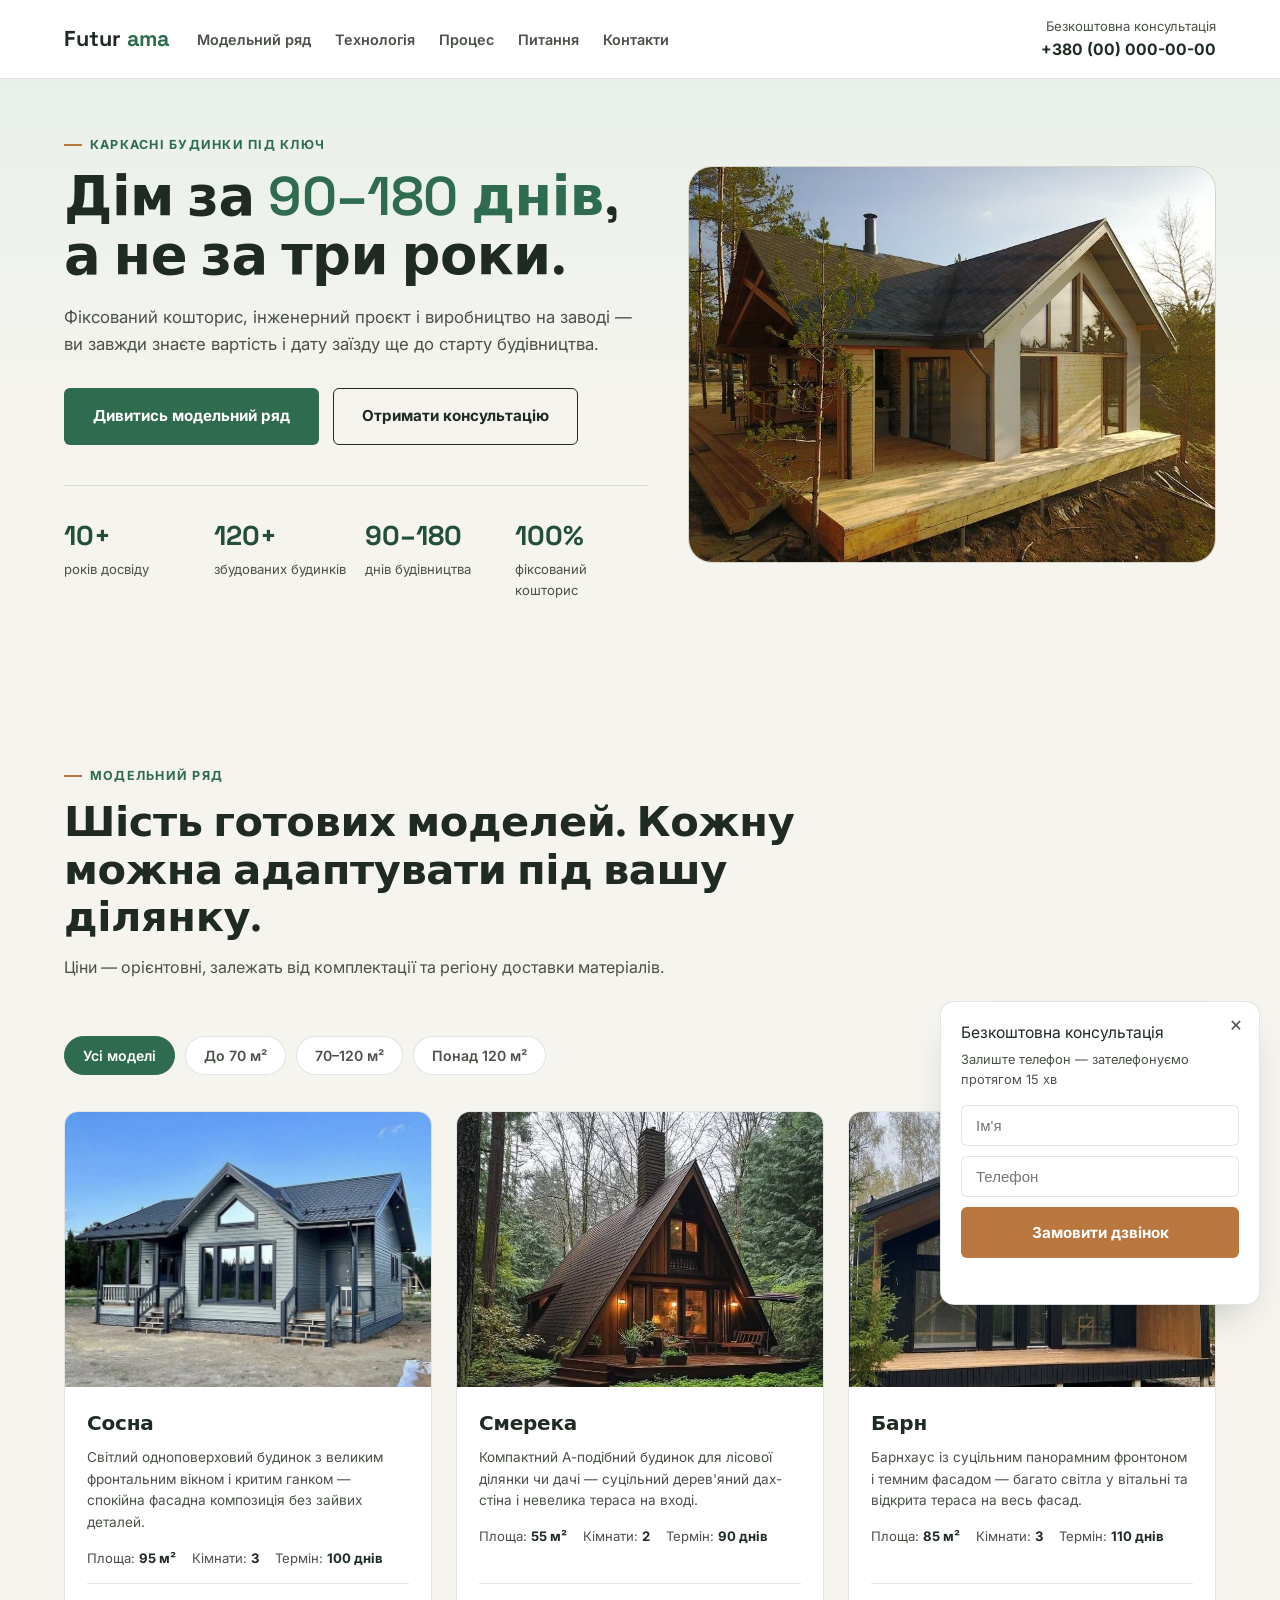
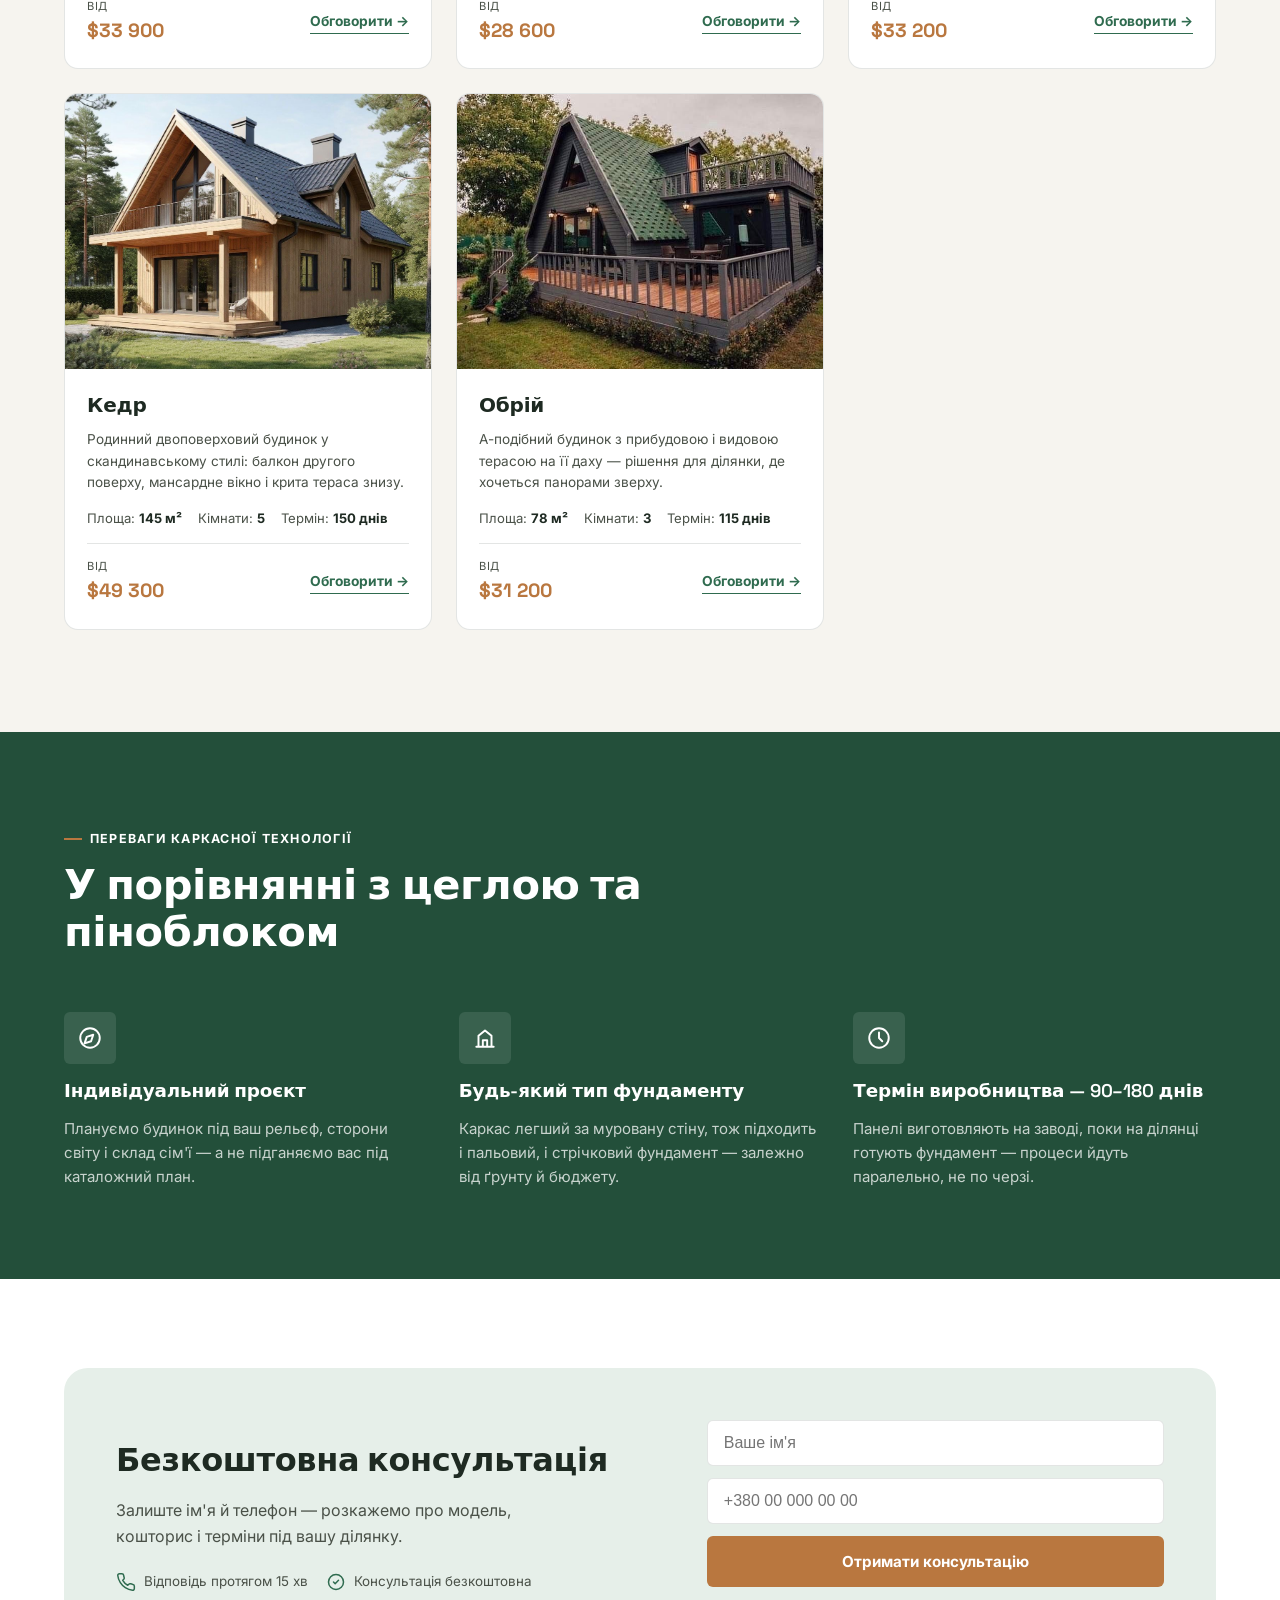
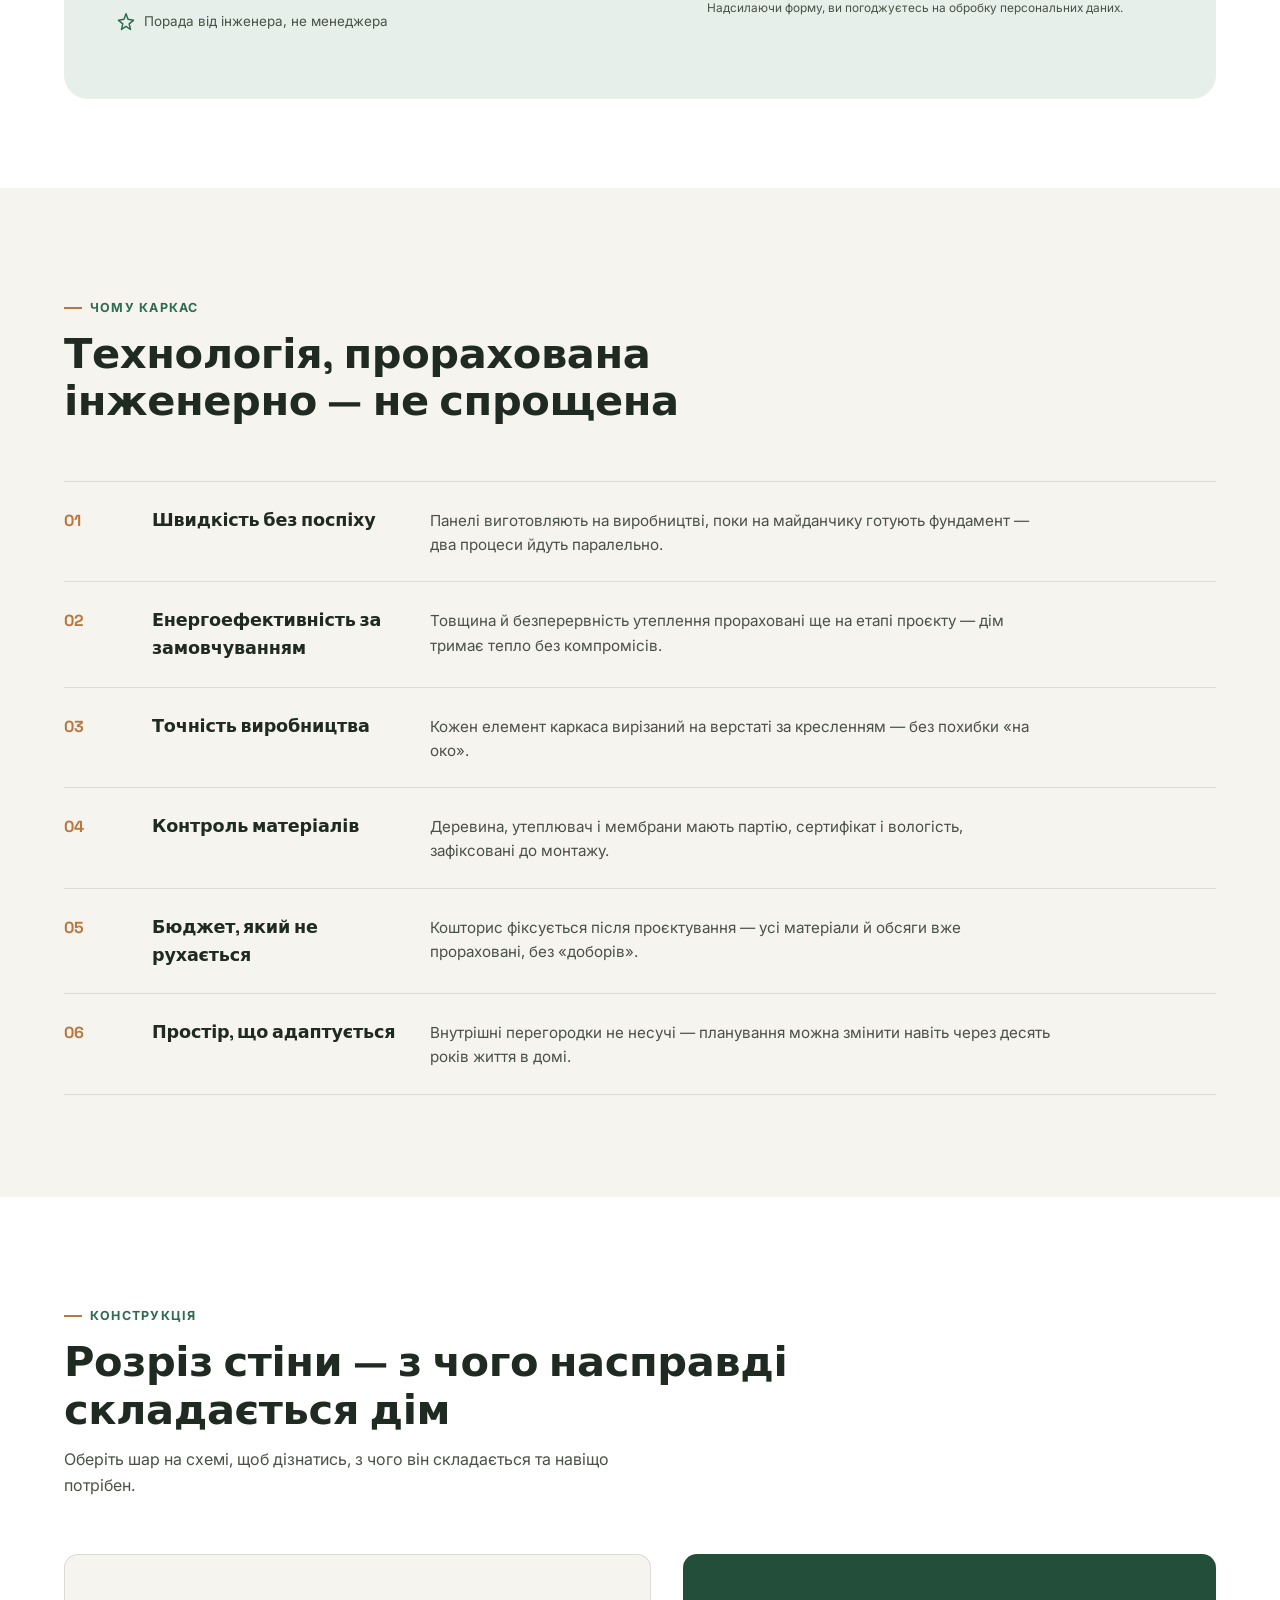
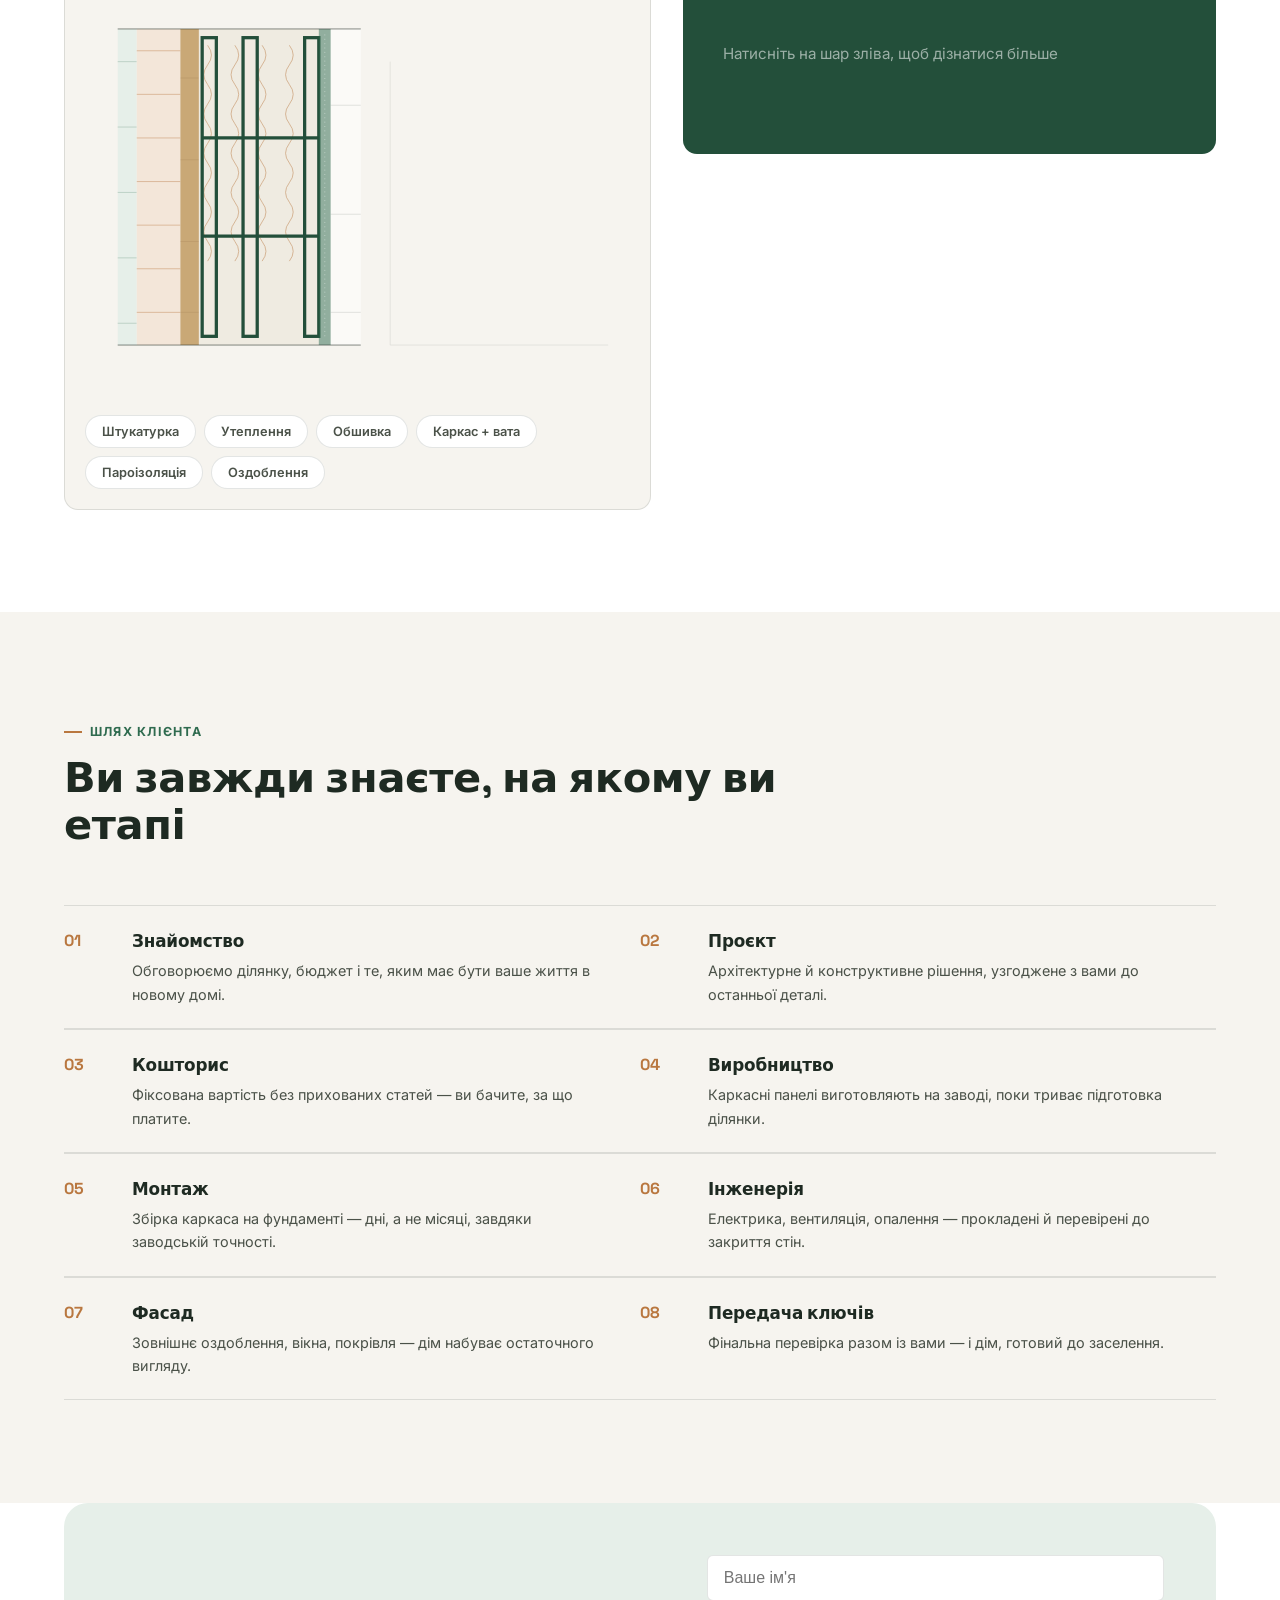
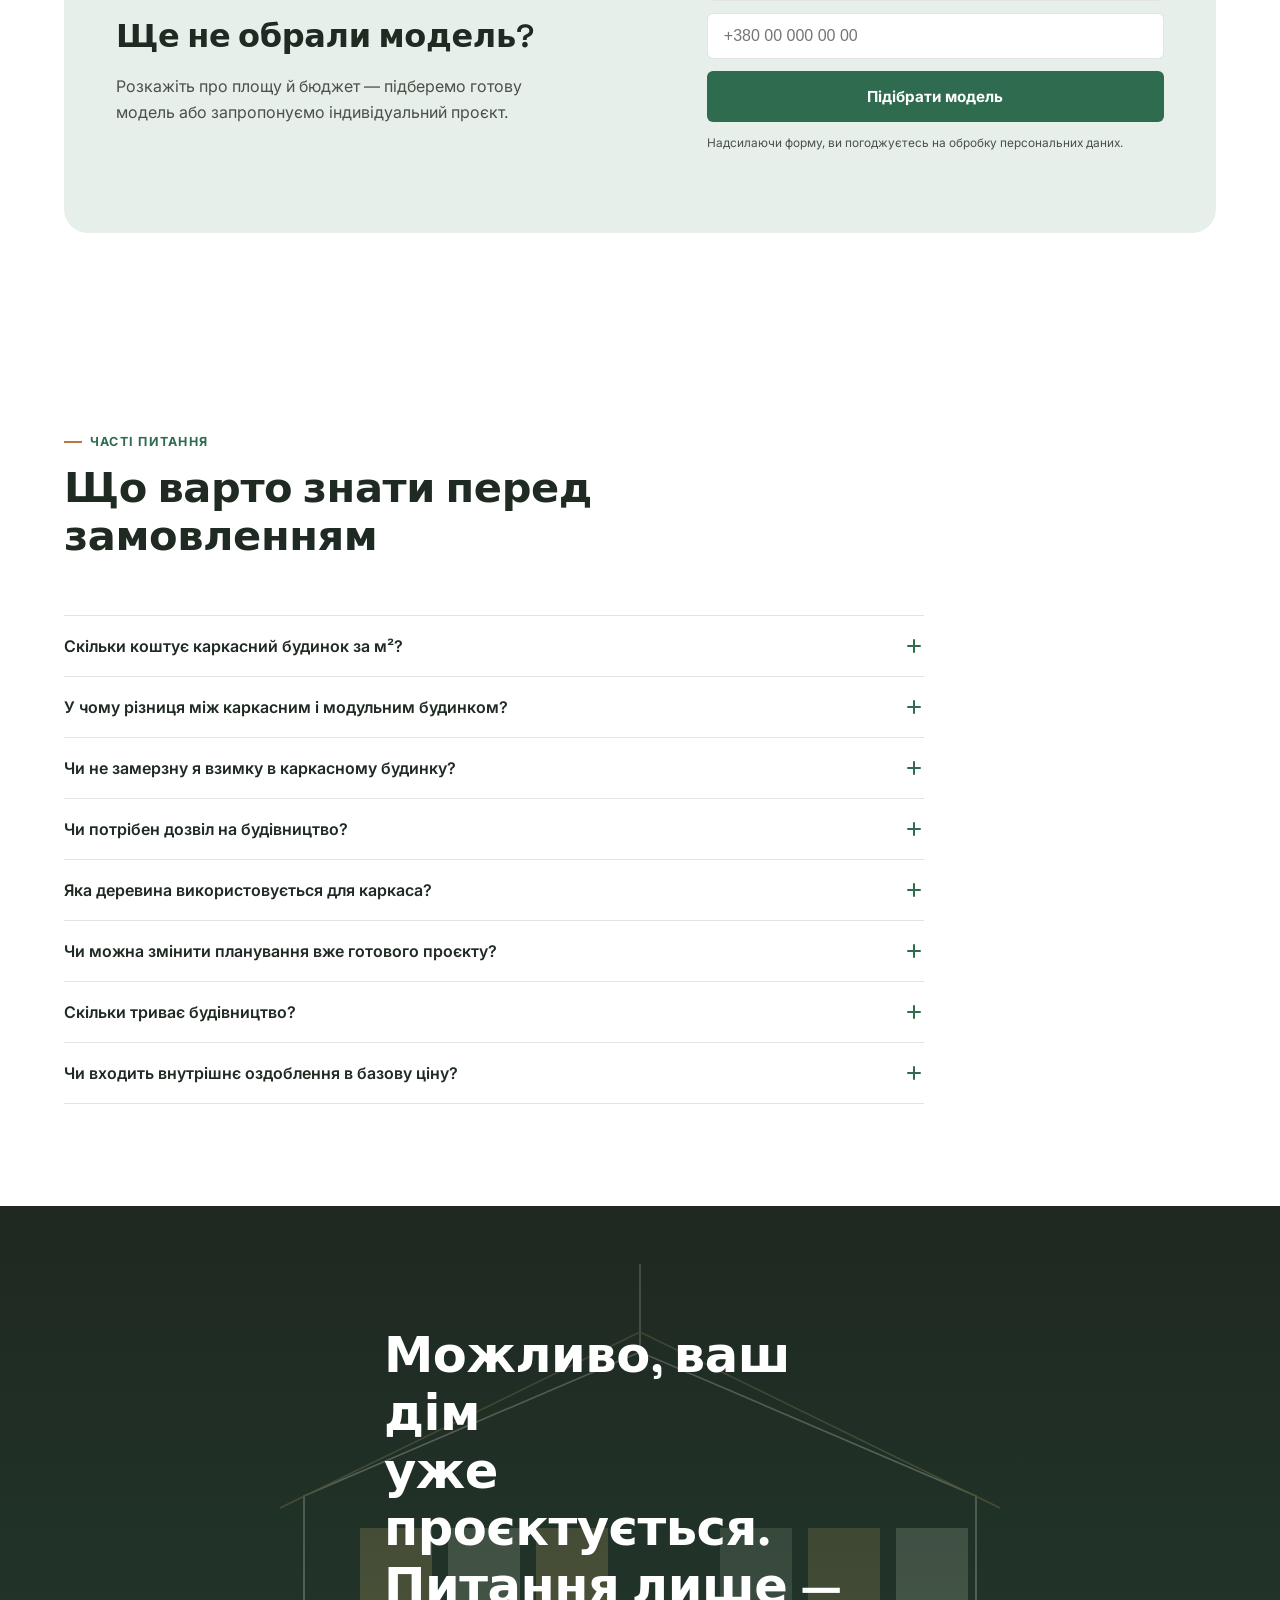
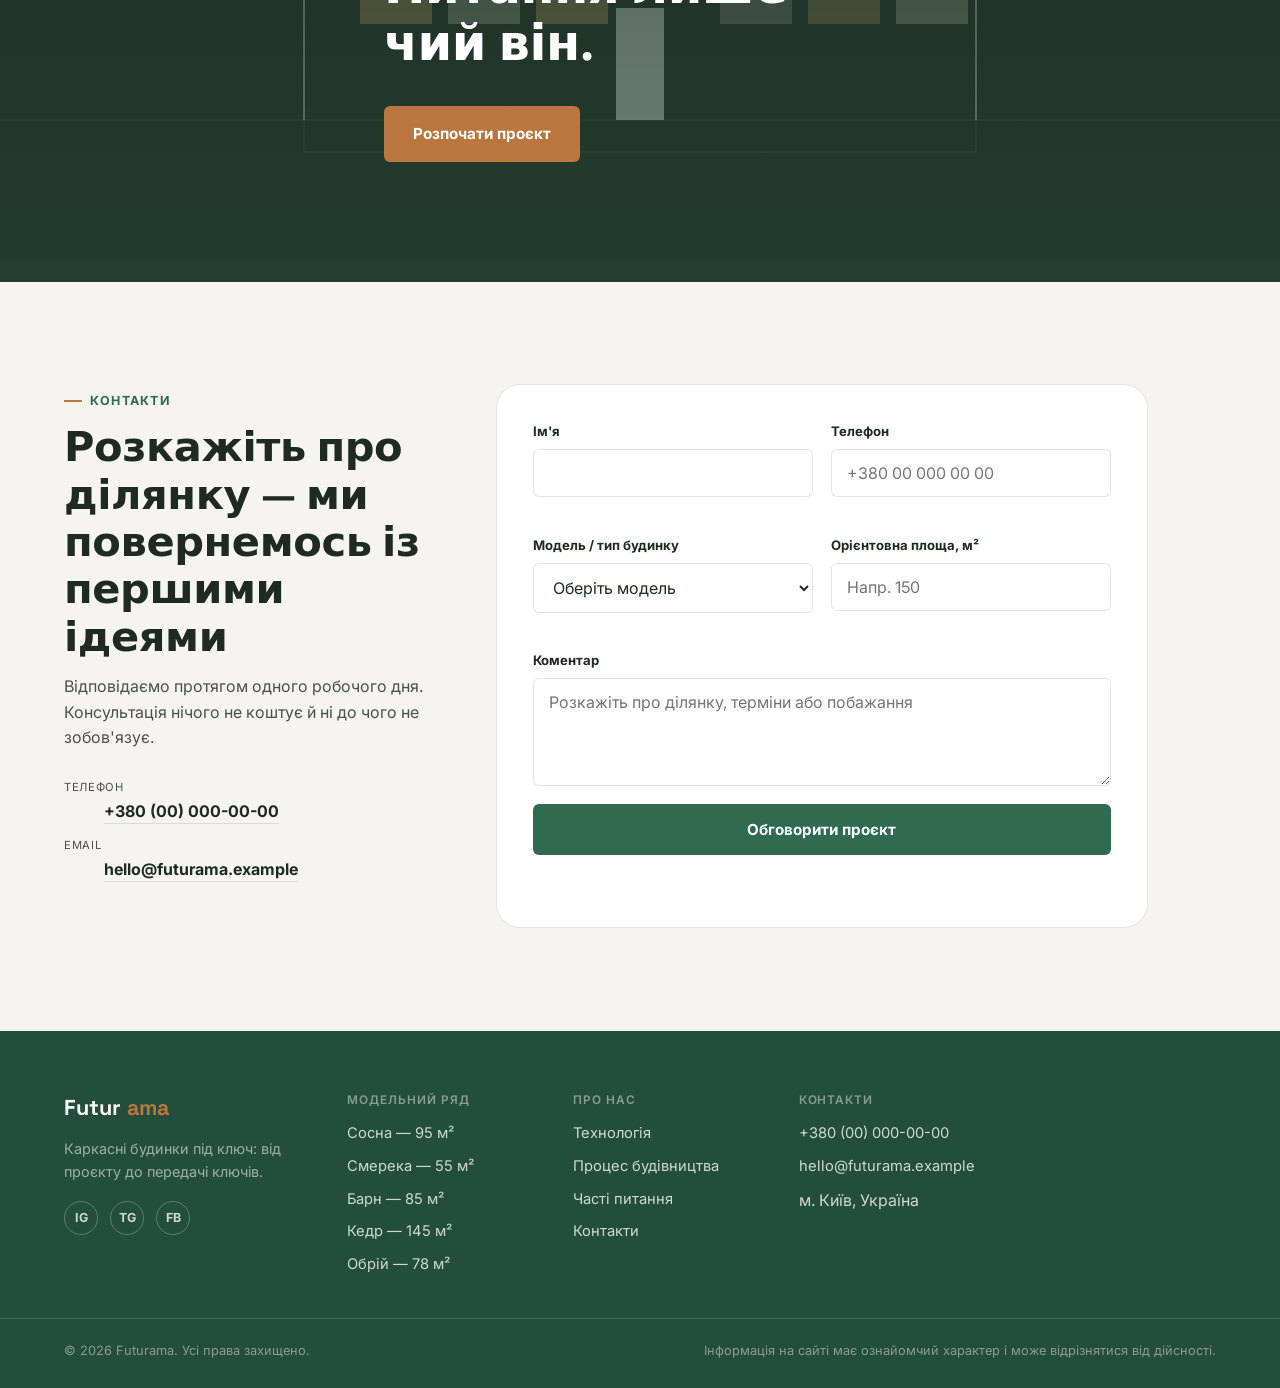
<file: index.html>
<!doctype html>
<html lang="uk">
<head>
<meta charset="UTF-8">
<meta name="viewport" content="width=device-width, initial-scale=1, viewport-fit=cover">
<title>Futurama — каркасні будинки під ключ. Ціна, моделі, терміни</title>
<meta name="description" content="Каркасні будинки під ключ від Futurama: модельний ряд, ціни, терміни будівництва 90–180 днів. Безкоштовна консультація, фіксований кошторис.">
<meta name="theme-color" content="#234F3A">
<link rel="icon" type="image/svg+xml" href="images/favicon.svg">
<link rel="canonical" href="https://example.github.io/rama-site/">

<meta property="og:type" content="website">
<meta property="og:title" content="Futurama — каркасні будинки під ключ">
<meta property="og:description" content="Модельний ряд каркасних будинків, ціни та терміни будівництва 90–180 днів.">
<meta property="og:image" content="images/cta-house.svg">
<meta property="og:locale" content="uk_UA">
<meta name="twitter:card" content="summary_large_image">

<link rel="preconnect" href="https://fonts.googleapis.com">
<link rel="preconnect" href="https://fonts.gstatic.com" crossorigin>
<link href="https://fonts.googleapis.com/css2?family=Space+Grotesk:wght@500;600;700&family=Inter:wght@400;500;600;700&display=swap" rel="stylesheet">

<link rel="stylesheet" href="css/styles.css">
</head>
<body>

<a class="skip-link" href="#main">Перейти до основного контенту</a>

<header class="nav" id="siteNav">
  <div class="nav__inner">
    <a class="nav__logo" href="#top" aria-label="Futurama — на початок сторінки">Futur<span>ama</span></a>

    <nav class="nav__links" aria-label="Основна навігація">
      <a href="#models">Модельний ряд</a>
      <a href="#technology">Технологія</a>
      <a href="#process">Процес</a>
      <a href="#faq">Питання</a>
      <a href="#contact">Контакти</a>
    </nav>

    <div class="nav__phone">
      <span>Безкоштовна консультація</span>
      <a href="tel:+380000000000">+380 (00) 000-00-00</a>
    </div>

    <button class="nav__burger" id="burgerBtn" aria-expanded="false" aria-controls="mobileMenu" aria-label="Відкрити меню">
      <span></span><span></span><span></span>
    </button>
  </div>

  <div class="mobile-menu" id="mobileMenu" hidden>
    <a href="#models">Модельний ряд</a>
    <a href="#technology">Технологія</a>
    <a href="#process">Процес</a>
    <a href="#faq">Питання</a>
    <a href="#contact">Контакти</a>
    <a class="mobile-menu__phone" href="tel:+380000000000">+380 (00) 000-00-00</a>
    <a class="mobile-menu__cta" href="#contact">Отримати консультацію</a>
  </div>
</header>

<main id="main">

  <!-- HERO -->
  <section class="hero" id="top">
    <div class="container hero__grid">
      <div class="hero__intro">
        <p class="eyebrow reveal">Каркасні будинки під ключ</p>
        <h1 class="hero__title reveal">Дім за <span>90–180 днів</span>, а не за три роки.</h1>
        <p class="hero__lead reveal">
          Фіксований кошторис, інженерний проєкт і виробництво на заводі — ви завжди
          знаєте вартість і дату заїзду ще до старту будівництва.
        </p>
        <div class="hero__actions reveal">
          <a href="#models" class="btn btn--primary">Дивитись модельний ряд</a>
          <a href="#contact" class="btn btn--ghost">Отримати консультацію</a>
        </div>

        <div class="hero__facts reveal">
          <div class="hero__fact"><strong>10+</strong><span>років досвіду</span></div>
          <div class="hero__fact"><strong>120+</strong><span>збудованих будинків</span></div>
          <div class="hero__fact"><strong>90–180</strong><span>днів будівництва</span></div>
          <div class="hero__fact"><strong>100%</strong><span>фіксований кошторис</span></div>
        </div>
      </div>

      <div class="hero__media reveal">
        <img src="images/hero-house.jpg" alt="Каркасний будинок Futurama з дерев'яною терасою та панорамним склінням" width="800" height="600" loading="eager">
      </div>
    </div>
  </section>

  <!-- MODEL CATALOG -->
  <section class="catalog" id="models" aria-labelledby="catalogTitle">
    <div class="container">
      <div class="section-head">
        <p class="eyebrow reveal">Модельний ряд</p>
        <h2 class="section-title reveal" id="catalogTitle">Шість готових моделей. Кожну можна адаптувати під вашу ділянку.</h2>
        <p class="section-lead reveal">Ціни — орієнтовні, залежать від комплектації та регіону доставки матеріалів.</p>
      </div>

      <div class="filter-bar reveal" role="group" aria-label="Фільтр моделей за площею">
        <button type="button" class="filter-btn" data-filter="all" aria-pressed="true">Усі моделі</button>
        <button type="button" class="filter-btn" data-filter="small" aria-pressed="false">До 70 м²</button>
        <button type="button" class="filter-btn" data-filter="medium" aria-pressed="false">70–120 м²</button>
        <button type="button" class="filter-btn" data-filter="large" aria-pressed="false">Понад 120 м²</button>
      </div>

      <div class="model-grid" id="modelGrid">
        <article class="model-card reveal" data-size="medium">
          <div class="model-card__media">
            <img src="images/project-01.jpg" alt="Модель Сосна — одноповерховий каркасний будинок зі світлим фасадом, кам'яним цоколем і критим ганком" loading="lazy" width="750" height="749">
          </div>
          <div class="model-card__body">
            <h3 class="model-card__name">Сосна</h3>
            <p style="font-size:0.85rem;color:var(--ink-soft);margin-top:-6px">Світлий одноповерховий будинок з великим фронтальним вікном і критим ганком — спокійна фасадна композиція без зайвих деталей.</p>
            <div class="model-card__specs">
              <span>Площа: <b>95 м²</b></span>
              <span>Кімнати: <b>3</b></span>
              <span>Термін: <b>100 днів</b></span>
            </div>
            <div class="model-card__footer">
              <div class="model-card__price"><small>Від</small><strong>$33 900</strong></div>
              <a href="#contact" class="model-card__link" data-model="Сосна">Обговорити →</a>
            </div>
          </div>
        </article>

        <article class="model-card reveal" data-size="small">
          <div class="model-card__media">
            <img src="images/project-02.jpg" alt="Модель Смерека — дерев'яний А-подібний будиночок серед лісу з теплим освітленням і терасою" loading="lazy" width="720" height="956">
          </div>
          <div class="model-card__body">
            <h3 class="model-card__name">Смерека</h3>
            <p style="font-size:0.85rem;color:var(--ink-soft);margin-top:-6px">Компактний А-подібний будинок для лісової ділянки чи дачі — суцільний дерев'яний дах-стіна і невелика тераса на вході.</p>
            <div class="model-card__specs">
              <span>Площа: <b>55 м²</b></span>
              <span>Кімнати: <b>2</b></span>
              <span>Термін: <b>90 днів</b></span>
            </div>
            <div class="model-card__footer">
              <div class="model-card__price"><small>Від</small><strong>$28 600</strong></div>
              <a href="#contact" class="model-card__link" data-model="Смерека">Обговорити →</a>
            </div>
          </div>
        </article>

        <article class="model-card reveal" data-size="medium">
          <div class="model-card__media">
            <img src="images/project-03.jpg" alt="Модель Барн — чорний мінімалістичний барнхаус з панорамним фронтоном і великою терасою" loading="lazy" width="666" height="888">
          </div>
          <div class="model-card__body">
            <h3 class="model-card__name">Барн</h3>
            <p style="font-size:0.85rem;color:var(--ink-soft);margin-top:-6px">Барнхаус із суцільним панорамним фронтоном і темним фасадом — багато світла у вітальні та відкрита тераса на весь фасад.</p>
            <div class="model-card__specs">
              <span>Площа: <b>85 м²</b></span>
              <span>Кімнати: <b>3</b></span>
              <span>Термін: <b>110 днів</b></span>
            </div>
            <div class="model-card__footer">
              <div class="model-card__price"><small>Від</small><strong>$33 200</strong></div>
              <a href="#contact" class="model-card__link" data-model="Барн">Обговорити →</a>
            </div>
          </div>
        </article>

        <article class="model-card reveal" data-size="large">
          <div class="model-card__media">
            <img src="images/project-04.jpg" alt="Модель Кедр — двоповерховий дерев'яний будинок з балконом, мансардним вікном і критою терасою" loading="lazy" width="1024" height="1024">
          </div>
          <div class="model-card__body">
            <h3 class="model-card__name">Кедр</h3>
            <p style="font-size:0.85rem;color:var(--ink-soft);margin-top:-6px">Родинний двоповерховий будинок у скандинавському стилі: балкон другого поверху, мансардне вікно і крита тераса знизу.</p>
            <div class="model-card__specs">
              <span>Площа: <b>145 м²</b></span>
              <span>Кімнати: <b>5</b></span>
              <span>Термін: <b>150 днів</b></span>
            </div>
            <div class="model-card__footer">
              <div class="model-card__price"><small>Від</small><strong>$49 300</strong></div>
              <a href="#contact" class="model-card__link" data-model="Кедр">Обговорити →</a>
            </div>
          </div>
        </article>

        <article class="model-card reveal" data-size="medium">
          <div class="model-card__media">
            <img src="images/project-05.jpg" alt="Модель Обрій — А-подібний будинок з видовою терасою на даху прибудови та зеленим покриттям даху" loading="lazy" width="720" height="808">
          </div>
          <div class="model-card__body">
            <h3 class="model-card__name">Обрій</h3>
            <p style="font-size:0.85rem;color:var(--ink-soft);margin-top:-6px">А-подібний будинок з прибудовою і видовою терасою на її даху — рішення для ділянки, де хочеться панорами зверху.</p>
            <div class="model-card__specs">
              <span>Площа: <b>78 м²</b></span>
              <span>Кімнати: <b>3</b></span>
              <span>Термін: <b>115 днів</b></span>
            </div>
            <div class="model-card__footer">
              <div class="model-card__price"><small>Від</small><strong>$31 200</strong></div>
              <a href="#contact" class="model-card__link" data-model="Обрій">Обговорити →</a>
            </div>
          </div>
        </article>
      </div>
    </div>
  </section>

  <!-- ADVANTAGES -->
  <section class="advantages" aria-labelledby="advTitle">
    <div class="container">
      <div class="section-head">
        <p class="eyebrow reveal" style="color:#fff">Переваги каркасної технології</p>
        <h2 class="section-title reveal" id="advTitle" style="color:#fff">У порівнянні з цеглою та піноблоком</h2>
      </div>

      <div class="advantages__grid">
        <div class="advantage reveal">
          <span class="advantage__icon" aria-hidden="true">
            <svg viewBox="0 0 24 24" fill="none" stroke-width="1.8" stroke-linecap="round" stroke-linejoin="round"><circle cx="12" cy="12" r="9"/><path d="M15 9l-2 6-6 2 2-6 6-2z"/></svg>
          </span>
          <h3>Індивідуальний проєкт</h3>
          <p>Плануємо будинок під ваш рельєф, сторони світу і склад сім'ї — а не підганяємо вас під каталожний план.</p>
        </div>
        <div class="advantage reveal">
          <span class="advantage__icon" aria-hidden="true">
            <svg viewBox="0 0 24 24" fill="none" stroke-width="1.8" stroke-linecap="round" stroke-linejoin="round"><path d="M4 20h16M6 20V10l6-5 6 5v10M10 20v-6h4v6"/></svg>
          </span>
          <h3>Будь-який тип фундаменту</h3>
          <p>Каркас легший за муровану стіну, тож підходить і пальовий, і стрічковий фундамент — залежно від ґрунту й бюджету.</p>
        </div>
        <div class="advantage reveal">
          <span class="advantage__icon" aria-hidden="true">
            <svg viewBox="0 0 24 24" fill="none" stroke-width="1.8" stroke-linecap="round" stroke-linejoin="round"><circle cx="12" cy="12" r="9"/><path d="M12 7v5l3 3"/></svg>
          </span>
          <h3>Термін виробництва — 90–180 днів</h3>
          <p>Панелі виготовляють на заводі, поки на ділянці готують фундамент — процеси йдуть паралельно, не по черзі.</p>
        </div>
      </div>
    </div>
  </section>

  <!-- LEAD BLOCK #1 -->
  <section class="lead-block">
    <div class="container">
      <div class="lead-card reveal">
        <div class="lead-card__text">
          <h2>Безкоштовна консультація</h2>
          <p>Залиште ім'я й телефон — розкажемо про модель, кошторис і терміни під вашу ділянку.</p>
          <div class="lead-card__badges">
            <span class="lead-badge">
              <svg viewBox="0 0 24 24" fill="none" stroke-width="1.8" stroke-linecap="round" stroke-linejoin="round"><path d="M22 16.92v3a2 2 0 0 1-2.18 2 19.79 19.79 0 0 1-8.63-3.07 19.5 19.5 0 0 1-6-6 19.79 19.79 0 0 1-3.07-8.67A2 2 0 0 1 4.11 2h3a2 2 0 0 1 2 1.72c.13.96.36 1.9.68 2.81a2 2 0 0 1-.45 2.11L8.09 9.91a16 16 0 0 0 6 6l1.27-1.27a2 2 0 0 1 2.11-.45c.91.32 1.85.55 2.81.68A2 2 0 0 1 22 16.92z"/></svg>
              Відповідь протягом 15 хв
            </span>
            <span class="lead-badge">
              <svg viewBox="0 0 24 24" fill="none" stroke-width="1.8" stroke-linecap="round" stroke-linejoin="round"><circle cx="12" cy="12" r="9"/><path d="M9 12l2 2 4-4"/></svg>
              Консультація безкоштовна
            </span>
            <span class="lead-badge">
              <svg viewBox="0 0 24 24" fill="none" stroke-width="1.8" stroke-linecap="round" stroke-linejoin="round"><path d="M12 2l2.4 6.6L21 10l-5.2 4.3L17.4 21 12 17.3 6.6 21l1.6-6.7L3 10l6.6-1.4L12 2z"/></svg>
              Порада від інженера, не менеджера
            </span>
          </div>
        </div>

        <form class="mini-form" data-mini-lead>
          <div class="mini-form__row">
            <label for="mfName1" class="visually-hidden" style="position:absolute;left:-9999px">Ім'я</label>
            <input type="text" id="mfName1" name="name" placeholder="Ваше ім'я" required minlength="2" autocomplete="name">
          </div>
          <div class="mini-form__row">
            <label for="mfPhone1" class="visually-hidden" style="position:absolute;left:-9999px">Телефон</label>
            <input type="tel" id="mfPhone1" name="phone" placeholder="+380 00 000 00 00" required pattern="^[\d\s\+\-\(\)]{7,20}$" autocomplete="tel">
          </div>
          <button type="submit" class="btn btn--copper btn--block">Отримати консультацію</button>
          <p class="mini-form__consent">Надсилаючи форму, ви погоджуєтесь на обробку персональних даних.</p>
          <p class="mini-form__status" role="status" aria-live="polite"></p>
        </form>
      </div>
    </div>
  </section>

  <!-- WHY FRAME (detailed) -->
  <section class="why" aria-labelledby="whyTitle">
    <div class="container">
      <div class="section-head">
        <p class="eyebrow reveal">Чому каркас</p>
        <h2 class="section-title reveal" id="whyTitle">Технологія, прорахована інженерно — не спрощена</h2>
      </div>

      <div class="why__list">
        <div class="why__row reveal">
          <span class="why__index">01</span>
          <h3 class="why__title">Швидкість без поспіху</h3>
          <p class="why__text">Панелі виготовляють на виробництві, поки на майданчику готують фундамент — два процеси йдуть паралельно.</p>
        </div>
        <div class="why__row reveal">
          <span class="why__index">02</span>
          <h3 class="why__title">Енергоефективність за замовчуванням</h3>
          <p class="why__text">Товщина й безперервність утеплення прораховані ще на етапі проєкту — дім тримає тепло без компромісів.</p>
        </div>
        <div class="why__row reveal">
          <span class="why__index">03</span>
          <h3 class="why__title">Точність виробництва</h3>
          <p class="why__text">Кожен елемент каркаса вирізаний на верстаті за кресленням — без похибки «на око».</p>
        </div>
        <div class="why__row reveal">
          <span class="why__index">04</span>
          <h3 class="why__title">Контроль матеріалів</h3>
          <p class="why__text">Деревина, утеплювач і мембрани мають партію, сертифікат і вологість, зафіксовані до монтажу.</p>
        </div>
        <div class="why__row reveal">
          <span class="why__index">05</span>
          <h3 class="why__title">Бюджет, який не рухається</h3>
          <p class="why__text">Кошторис фіксується після проєктування — усі матеріали й обсяги вже прораховані, без «доборів».</p>
        </div>
        <div class="why__row reveal">
          <span class="why__index">06</span>
          <h3 class="why__title">Простір, що адаптується</h3>
          <p class="why__text">Внутрішні перегородки не несучі — планування можна змінити навіть через десять років життя в домі.</p>
        </div>
      </div>
    </div>
  </section>

  <!-- MATERIALS / WALL SECTION -->
  <section class="materials" id="technology" aria-labelledby="materialsTitle">
    <div class="container">
      <div class="section-head">
        <p class="eyebrow reveal">Конструкція</p>
        <h2 class="section-title reveal" id="materialsTitle">Розріз стіни — з чого насправді складається дім</h2>
        <p class="section-lead reveal">Оберіть шар на схемі, щоб дізнатись, з чого він складається та навіщо потрібен.</p>
      </div>

      <div class="wall-interactive reveal">
        <div class="wall-interactive__diagram">
          <object type="image/svg+xml" data="images/wall-section.svg" id="wallDiagram" width="900" height="700"
                  aria-label="Схема розрізу стіни каркасного будинку з п'ятьма шарами: фасад, утеплення, каркас, пароізоляція, внутрішнє оздоблення">
            <img src="images/wall-section.svg" alt="Схема розрізу стіни каркасного будинку з п'ятьма шарами">
          </object>
        </div>

        <div class="wall-interactive__panel" id="wallPanel" aria-live="polite">
          <span class="wall-interactive__hint" id="wallHint">Натисніть на шар зліва, щоб дізнатися більше</span>

          <div class="wall-layer-info" data-layer="render" hidden>
            <span class="wall-layer-info__index">Шар 01</span>
            <h3>Штукатурка по утеплювачу</h3>
            <p>Мінеральна або силіконова штукатурка поверх зовнішнього утеплення — захищає фасад від вологи й УФ, лишаючись паропроникною.</p>
          </div>
          <div class="wall-layer-info" data-layer="insulation" hidden>
            <span class="wall-layer-info__index">Шар 02</span>
            <h3>Плита утеплювача</h3>
            <p>Суцільний зовнішній контур утеплення (EPS/XPS) без розривів — саме він прибирає містки холоду між поверхами й кутами.</p>
          </div>
          <div class="wall-layer-info" data-layer="sheathing" hidden>
            <span class="wall-layer-info__index">Шар 03</span>
            <h3>Плита зовнішньої обшивки</h3>
            <p>OSB або цементно-стружкова плита — надає каркасу жорсткість і є основою для кріплення утеплення й фасаду.</p>
          </div>
          <div class="wall-layer-info" data-layer="frame" hidden>
            <span class="wall-layer-info__index">Шар 04</span>
            <h3>Каркас і мінеральна вата</h3>
            <p>Сухі стійки каркаса з мінеральною ватою між ними — несуча конструкція стіни й основний тепловий бар'єр одночасно.</p>
          </div>
          <div class="wall-layer-info" data-layer="vapor" hidden>
            <span class="wall-layer-info__index">Шар 05</span>
            <h3>Пароізоляція</h3>
            <p>Суцільна мембрана без розривів — визначає, чи протримається утеплювач сухим наступні тридцять років.</p>
          </div>
          <div class="wall-layer-info" data-layer="interior" hidden>
            <span class="wall-layer-info__index">Шар 06</span>
            <h3>Внутрішнє оздоблення</h3>
            <p>Гіпсокартон, дерев'яна вагонка або мікроцемент — фінішний шар, готовий під фарбування чи чисте оздоблення.</p>
          </div>
        </div>
      </div>
    </div>
  </section>

  <!-- TIMELINE -->
  <section class="timeline" id="process" aria-labelledby="timelineTitle">
    <div class="container">
      <div class="section-head">
        <p class="eyebrow reveal">Шлях клієнта</p>
        <h2 class="section-title reveal" id="timelineTitle">Ви завжди знаєте, на якому ви етапі</h2>
      </div>

      <ol class="timeline__list">
        <li class="timeline__item reveal"><span class="timeline__num">01</span><div><h3>Знайомство</h3><p>Обговорюємо ділянку, бюджет і те, яким має бути ваше життя в новому домі.</p></div></li>
        <li class="timeline__item reveal"><span class="timeline__num">02</span><div><h3>Проєкт</h3><p>Архітектурне й конструктивне рішення, узгоджене з вами до останньої деталі.</p></div></li>
        <li class="timeline__item reveal"><span class="timeline__num">03</span><div><h3>Кошторис</h3><p>Фіксована вартість без прихованих статей — ви бачите, за що платите.</p></div></li>
        <li class="timeline__item reveal"><span class="timeline__num">04</span><div><h3>Виробництво</h3><p>Каркасні панелі виготовляють на заводі, поки триває підготовка ділянки.</p></div></li>
        <li class="timeline__item reveal"><span class="timeline__num">05</span><div><h3>Монтаж</h3><p>Збірка каркаса на фундаменті — дні, а не місяці, завдяки заводській точності.</p></div></li>
        <li class="timeline__item reveal"><span class="timeline__num">06</span><div><h3>Інженерія</h3><p>Електрика, вентиляція, опалення — прокладені й перевірені до закриття стін.</p></div></li>
        <li class="timeline__item reveal"><span class="timeline__num">07</span><div><h3>Фасад</h3><p>Зовнішнє оздоблення, вікна, покрівля — дім набуває остаточного вигляду.</p></div></li>
        <li class="timeline__item reveal"><span class="timeline__num">08</span><div><h3>Передача ключів</h3><p>Фінальна перевірка разом із вами — і дім, готовий до заселення.</p></div></li>
      </ol>
    </div>
  </section>

  <!-- LEAD BLOCK #2 -->
  <section class="lead-block" style="padding-top:0">
    <div class="container">
      <div class="lead-card reveal">
        <div class="lead-card__text">
          <h2>Ще не обрали модель?</h2>
          <p>Розкажіть про площу й бюджет — підберемо готову модель або запропонуємо індивідуальний проєкт.</p>
        </div>
        <form class="mini-form" data-mini-lead>
          <div class="mini-form__row">
            <input type="text" name="name" placeholder="Ваше ім'я" required minlength="2" autocomplete="name" aria-label="Ім'я">
          </div>
          <div class="mini-form__row">
            <input type="tel" name="phone" placeholder="+380 00 000 00 00" required pattern="^[\d\s\+\-\(\)]{7,20}$" autocomplete="tel" aria-label="Телефон">
          </div>
          <button type="submit" class="btn btn--primary btn--block">Підібрати модель</button>
          <p class="mini-form__consent">Надсилаючи форму, ви погоджуєтесь на обробку персональних даних.</p>
          <p class="mini-form__status" role="status" aria-live="polite"></p>
        </form>
      </div>
    </div>
  </section>

  <!-- FAQ -->
  <section class="faq" id="faq" aria-labelledby="faqTitle">
    <div class="container">
      <div class="section-head">
        <p class="eyebrow reveal">Часті питання</p>
        <h2 class="section-title reveal" id="faqTitle">Що варто знати перед замовленням</h2>
      </div>

      <div class="faq__list">
        <div class="faq__item">
          <button class="faq__question" aria-expanded="false">
            Скільки коштує каркасний будинок за м²?
            <span class="faq__icon" aria-hidden="true"></span>
          </button>
          <div class="faq__answer"><p>Орієнтовно від $310 за м² під ключ. Кінцева вартість залежить від комплектації, поверховості та регіону доставки матеріалів — точний кошторис готуємо після безкоштовної консультації.</p></div>
        </div>
        <div class="faq__item">
          <button class="faq__question" aria-expanded="false">
            У чому різниця між каркасним і модульним будинком?
            <span class="faq__icon" aria-hidden="true"></span>
          </button>
          <div class="faq__answer"><p>Модульний будинок повністю збирають на заводі й привозять готовим блоком. Каркасний — панелі виготовляють на виробництві, а монтаж і фінальне оздоблення відбуваються на вашій ділянці, що дає більше свободи в плануванні та розмірах.</p></div>
        </div>
        <div class="faq__item">
          <button class="faq__question" aria-expanded="false">
            Чи не замерзну я взимку в каркасному будинку?
            <span class="faq__icon" aria-hidden="true"></span>
          </button>
          <div class="faq__answer"><p>Ні. Товщина утеплення розраховується під кліматичну зону вашої ділянки ще на етапі проєкту, а суцільна пароізоляція виключає містки холоду.</p></div>
        </div>
        <div class="faq__item">
          <button class="faq__question" aria-expanded="false">
            Чи потрібен дозвіл на будівництво?
            <span class="faq__icon" aria-hidden="true"></span>
          </button>
          <div class="faq__answer"><p>Так, каркасний будинок — капітальна споруда, і на нього оформлюється дозвільна документація так само, як на цегляний чи блоковий будинок. Ми допомагаємо підготувати потрібні документи.</p></div>
        </div>
        <div class="faq__item">
          <button class="faq__question" aria-expanded="false">
            Яка деревина використовується для каркаса?
            <span class="faq__icon" aria-hidden="true"></span>
          </button>
          <div class="faq__answer"><p>Суха деревина камерного сушіння, профільована з чотирьох боків для точної геометрії. Вологість і партія кожної поставки фіксуються до монтажу.</p></div>
        </div>
        <div class="faq__item">
          <button class="faq__question" aria-expanded="false">
            Чи можна змінити планування вже готового проєкту?
            <span class="faq__icon" aria-hidden="true"></span>
          </button>
          <div class="faq__answer"><p>Так. Кожна модель у каталозі — відправна точка: розташування перегородок, кількість кімнат і розмір скління можна адаптувати під ваші потреби без зміни ціни за м².</p></div>
        </div>
        <div class="faq__item">
          <button class="faq__question" aria-expanded="false">
            Скільки триває будівництво?
            <span class="faq__icon" aria-hidden="true"></span>
          </button>
          <div class="faq__answer"><p>Від 90 до 180 днів залежно від площі й комплектації — від підписання договору до передачі ключів. Виробництво панелей і підготовка фундаменту йдуть паралельно.</p></div>
        </div>
        <div class="faq__item">
          <button class="faq__question" aria-expanded="false">
            Чи входить внутрішнє оздоблення в базову ціну?
            <span class="faq__icon" aria-hidden="true"></span>
          </button>
          <div class="faq__answer"><p>Базова комплектація включає чорнове оздоблення, готове під фарбування. Повне «під ключ» оздоблення — окрема опція, яку прораховуємо в кошторисі після вибору матеріалів.</p></div>
        </div>
      </div>
    </div>
  </section>

  <!-- FINAL CTA -->
  <section class="final-cta">
    <div class="final-cta__image" aria-hidden="true">
      <img src="images/cta-house.svg" alt="" loading="lazy" width="1600" height="1000">
    </div>
    <div class="final-cta__scrim" aria-hidden="true"></div>
    <div class="final-cta__content container">
      <h2 class="reveal">Можливо, ваш дім<br> уже проєктується.<br> Питання лише — чий він.</h2>
      <a href="#contact" class="btn btn--copper reveal">Розпочати проєкт</a>
    </div>
  </section>

  <!-- CONTACT FORM -->
  <section class="contact" id="contact" aria-labelledby="contactTitle">
    <div class="container contact__grid">
      <div class="contact__intro">
        <p class="eyebrow reveal">Контакти</p>
        <h2 class="section-title reveal" id="contactTitle">Розкажіть про ділянку — ми повернемось із першими ідеями</h2>
        <p class="section-lead reveal">Відповідаємо протягом одного робочого дня. Консультація нічого не коштує й ні до чого не зобов'язує.</p>

        <dl class="contact__details reveal">
          <div><dt>Телефон</dt><dd><a href="tel:+380000000000">+380 (00) 000-00-00</a></dd></div>
          <div><dt>Email</dt><dd><a href="mailto:hello@futurama.example">hello@futurama.example</a></dd></div>
        </dl>
      </div>

      <form class="form" id="contactForm" novalidate>
        <div class="form__row">
          <label for="fName">Ім'я</label>
          <input type="text" id="fName" name="name" autocomplete="name" required minlength="2">
          <span class="form__error" id="err-name" role="alert"></span>
        </div>

        <div class="form__row">
          <label for="fPhone">Телефон</label>
          <input type="tel" id="fPhone" name="phone" autocomplete="tel" required
                 pattern="^[\d\s\+\-\(\)]{7,20}$" placeholder="+380 00 000 00 00">
          <span class="form__error" id="err-phone" role="alert"></span>
        </div>

        <div class="form__row">
          <label for="fType">Модель / тип будинку</label>
          <select id="fType" name="houseType" required>
            <option value="" disabled selected>Оберіть модель</option>
            <option value="Сосна">Сосна — 95 м²</option>
            <option value="Смерека">Смерека — 55 м²</option>
            <option value="Барн">Барн — 85 м²</option>
            <option value="Кедр">Кедр — 145 м²</option>
            <option value="Обрій">Обрій — 78 м²</option>
            <option value="not-decided">Ще не визначився(-лась)</option>
          </select>
          <span class="form__error" id="err-type" role="alert"></span>
        </div>

        <div class="form__row">
          <label for="fArea">Орієнтовна площа, м²</label>
          <input type="number" id="fArea" name="area" min="20" max="1000" inputmode="numeric" placeholder="Напр. 150">
          <span class="form__error" id="err-area" role="alert"></span>
        </div>

        <div class="form__row form__row--full">
          <label for="fComment">Коментар</label>
          <textarea id="fComment" name="comment" rows="4" maxlength="600" placeholder="Розкажіть про ділянку, терміни або побажання"></textarea>
        </div>

        <div class="form__row form__row--full">
          <button type="submit" class="btn btn--primary btn--block" id="formSubmit">
            <span class="btn__label">Обговорити проєкт</span>
          </button>
          <p class="form__status" id="formStatus" role="status" aria-live="polite"></p>
        </div>
      </form>
    </div>
  </section>

</main>

<!-- FOOTER -->
<footer class="footer">
  <div class="container footer__grid">
    <div class="footer__brand">
      <a href="#top" class="nav__logo">Futur<span>ama</span></a>
      <p>Каркасні будинки під ключ: від проєкту до передачі ключів.</p>
      <div class="footer__social">
        <a href="https://instagram.com/" target="_blank" rel="noopener noreferrer" aria-label="Instagram">IG</a>
        <a href="https://t.me/" target="_blank" rel="noopener noreferrer" aria-label="Telegram">TG</a>
        <a href="https://facebook.com/" target="_blank" rel="noopener noreferrer" aria-label="Facebook">FB</a>
      </div>
    </div>

    <div class="footer__col">
      <h3>Модельний ряд</h3>
      <a href="#models">Сосна — 95 м²</a>
      <a href="#models">Смерека — 55 м²</a>
      <a href="#models">Барн — 85 м²</a>
      <a href="#models">Кедр — 145 м²</a>
      <a href="#models">Обрій — 78 м²</a>
    </div>

    <div class="footer__col">
      <h3>Про нас</h3>
      <a href="#technology">Технологія</a>
      <a href="#process">Процес будівництва</a>
      <a href="#faq">Часті питання</a>
      <a href="#contact">Контакти</a>
    </div>

    <div class="footer__col">
      <h3>Контакти</h3>
      <a href="tel:+380000000000">+380 (00) 000-00-00</a>
      <a href="mailto:hello@futurama.example">hello@futurama.example</a>
      <span>м. Київ, Україна</span>
    </div>
  </div>

  <div class="container footer__bottom">
    <p>© <span id="year"></span> Futurama. Усі права захищено.</p>
    <p>Інформація на сайті має ознайомчий характер і може відрізнятися від дійсності.</p>
  </div>
</footer>

<!-- STICKY QUICK-ORDER WIDGET -->
<aside class="quick-order" id="quickOrder" aria-label="Швидка заявка на консультацію">
  <button type="button" class="quick-order__close" id="quickOrderClose" aria-label="Закрити">✕</button>
  <p class="quick-order__title">Безкоштовна консультація</p>
  <p class="quick-order__sub">Залиште телефон — зателефонуємо протягом 15 хв</p>
  <form class="mini-form" data-mini-lead>
    <div class="mini-form__row">
      <input type="text" name="name" placeholder="Ім'я" required minlength="2" autocomplete="name" aria-label="Ім'я">
    </div>
    <div class="mini-form__row">
      <input type="tel" name="phone" placeholder="Телефон" required pattern="^[\d\s\+\-\(\)]{7,20}$" autocomplete="tel" aria-label="Телефон">
    </div>
    <button type="submit" class="btn btn--copper btn--block">Замовити дзвінок</button>
    <p class="mini-form__status" role="status" aria-live="polite"></p>
  </form>
</aside>

<script src="js/main.js" defer></script>
</body>
</html>
</file>
<file: css/styles.css>
/* ============================================================
   РАМА v2 — design tokens
   Catalog-driven, conversion-focused identity (pine + copper)
   ============================================================ */
:root {
  --bg: #F6F4EF;
  --surface: #FFFFFF;
  --surface-dim: #EFEBE1;
  --ink: #1E2A22;
  --ink-soft: #4A5148;
  --pine: #2F6B4F;
  --pine-dark: #234F3A;
  --pine-tint: #E6EFE9;
  --copper: #B9773F;
  --copper-tint: #F3E6D9;
  --line: rgba(30,42,34,0.12);
  --danger: #A6432F;

  --font-display: "Space Grotesk", ui-sans-serif, system-ui, sans-serif;
  --font-body: "Inter", ui-sans-serif, system-ui, -apple-system, sans-serif;

  --container: 1280px;
  --gutter: clamp(20px, 5vw, 64px);

  --ease: cubic-bezier(0.16, 1, 0.3, 1);
  --dur-s: 0.35s;
  --dur-m: 0.7s;

  --radius-s: 6px;
  --radius-m: 14px;
  --radius-l: 24px;

  color-scheme: light;
}

* { box-sizing: border-box; }
html { scroll-behavior: smooth; }
@media (prefers-reduced-motion: reduce) { html { scroll-behavior: auto; } }

body {
  margin: 0;
  background: var(--bg);
  color: var(--ink);
  font-family: var(--font-body);
  font-size: 16px;
  line-height: 1.6;
  -webkit-font-smoothing: antialiased;
  overflow-x: hidden;
}

img { max-width: 100%; display: block; }
h1, h2, h3 { font-family: var(--font-display); font-weight: 600; margin: 0; letter-spacing: -0.01em; }
p { margin: 0; }
a { color: inherit; text-decoration: none; }
button { font-family: inherit; }

.container { max-width: var(--container); margin-inline: auto; padding-inline: var(--gutter); }

.skip-link {
  position: absolute; left: -999px; top: 0;
  background: var(--ink); color: var(--bg);
  padding: 12px 20px; z-index: 1000;
}
.skip-link:focus { left: 12px; top: 12px; }

:focus-visible { outline: 2px solid var(--copper); outline-offset: 3px; }

.eyebrow {
  display: inline-flex; align-items: center; gap: 8px;
  font-size: 0.78rem; letter-spacing: 0.1em; text-transform: uppercase;
  color: var(--pine); font-weight: 700; margin-bottom: 12px;
}
.eyebrow::before { content: ""; width: 18px; height: 2px; background: var(--copper); display: inline-block; }

.section-head { max-width: 760px; margin-bottom: clamp(32px, 5vw, 56px); }
.section-title { font-size: clamp(1.7rem, 3.6vw, 2.6rem); line-height: 1.14; }
.section-lead { margin-top: 14px; font-size: 1rem; color: var(--ink-soft); max-width: 60ch; }

/* Buttons */
.btn {
  display: inline-flex; align-items: center; justify-content: center; gap: 10px;
  padding: 15px 28px; font-size: 0.95rem; font-weight: 700;
  border-radius: var(--radius-s); border: 1.5px solid transparent; cursor: pointer;
  transition: transform var(--dur-s) var(--ease), background var(--dur-s) var(--ease), color var(--dur-s) var(--ease), border-color var(--dur-s) var(--ease);
  white-space: nowrap;
}
.btn--primary { background: var(--pine); color: #fff; }
.btn--primary:hover { background: var(--pine-dark); transform: translateY(-1px); }
.btn--copper { background: var(--copper); color: #fff; }
.btn--copper:hover { background: #a1652f; transform: translateY(-1px); }
.btn--ghost { border-color: var(--ink); color: var(--ink); background: transparent; }
.btn--ghost:hover { background: var(--ink); color: var(--bg); }
.btn--ghost-light { border-color: rgba(255,255,255,0.6); color: #fff; }
.btn--ghost-light:hover { background: rgba(255,255,255,0.12); }
.btn--block { width: 100%; }
.btn:disabled { opacity: 0.6; cursor: progress; }

/* ============================================================
   Nav
   ============================================================ */
.nav {
  position: fixed; inset: 0 0 auto 0; z-index: 100;
  background: var(--surface);
  border-bottom: 1px solid var(--line);
}
.nav__inner {
  max-width: var(--container); margin-inline: auto; padding: 16px var(--gutter);
  display: flex; align-items: center; gap: 28px;
}
.nav__logo {
  font-family: var(--font-display); font-size: 1.35rem; font-weight: 700; color: var(--ink);
  display: flex; align-items: baseline; gap: 6px;
}
.nav__logo span { color: var(--pine); }
.nav__links { display: flex; gap: 24px; margin-inline-end: auto; }
.nav__links a {
  font-size: 0.9rem; font-weight: 600; color: var(--ink-soft);
  transition: color var(--dur-s) var(--ease);
}
.nav__links a:hover { color: var(--pine); }

.nav__phone {
  display: none; flex-direction: column; text-align: right; font-size: 0.82rem; color: var(--ink-soft);
}
.nav__phone a { font-weight: 700; color: var(--ink); font-size: 0.98rem; }

.nav__burger {
  display: flex; flex-direction: column; gap: 5px; width: 26px;
  background: none; border: none; cursor: pointer; padding: 8px; margin-inline-start: auto;
}
.nav__burger span { height: 2px; background: var(--ink); transition: transform var(--dur-s) var(--ease), opacity var(--dur-s) var(--ease); }
.nav__burger[aria-expanded="true"] span:nth-child(1) { transform: translateY(7px) rotate(45deg); }
.nav__burger[aria-expanded="true"] span:nth-child(2) { opacity: 0; }
.nav__burger[aria-expanded="true"] span:nth-child(3) { transform: translateY(-7px) rotate(-45deg); }

.mobile-menu { background: var(--surface); padding: 8px var(--gutter) 24px; border-bottom: 1px solid var(--line); display: flex; flex-direction: column; }
.mobile-menu[hidden] { display: none; }
.mobile-menu a { padding: 13px 0; font-size: 1.05rem; font-weight: 600; border-bottom: 1px solid var(--line); }
.mobile-menu__cta { margin-top: 14px; text-align: center; background: var(--pine); color: #fff; border-radius: var(--radius-s); border-bottom: none !important; }
.mobile-menu__phone { color: var(--pine); font-weight: 700; }

@media (min-width: 920px) {
  .nav__links { display: flex; }
  .nav__phone { display: flex; }
  .nav__burger { display: none; }
}
@media (max-width: 919px) { .nav__links { display: none; } }

/* ============================================================
   Hero
   ============================================================ */
.hero { padding-top: 128px; background: linear-gradient(180deg, var(--pine-tint) 0%, var(--bg) 65%); }
.hero__grid {
  display: grid; gap: 40px; padding-bottom: 56px;
  grid-template-columns: 1fr;
  align-items: center;
}
.hero__title { font-size: clamp(2.1rem, 5vw, 3.4rem); line-height: 1.08; }
.hero__title span { color: var(--pine); }
.hero__lead { margin-top: 20px; font-size: 1.05rem; color: var(--ink-soft); max-width: 52ch; }
.hero__actions { display: flex; flex-wrap: wrap; gap: 14px; margin-top: 30px; }

.hero__facts {
  display: grid; grid-template-columns: repeat(2, 1fr); gap: 18px;
  margin-top: 40px; padding-top: 28px; border-top: 1px solid var(--line);
}
.hero__fact { display: flex; flex-direction: column; }
.hero__fact strong { font-family: var(--font-display); font-size: 1.7rem; color: var(--pine-dark); }
.hero__fact span { font-size: 0.82rem; color: var(--ink-soft); margin-top: 2px; }

.hero__media {
  border-radius: var(--radius-l); overflow: hidden; background: var(--surface-dim);
  border: 1px solid var(--line);
}
.hero__media img { width: 100%; height: 100%; object-fit: cover; }

@media (min-width: 900px) {
  .hero__grid { grid-template-columns: 1.05fr 0.95fr; }
  .hero__facts { grid-template-columns: repeat(4, 1fr); }
}

/* ============================================================
   Catalog / model grid
   ============================================================ */
.catalog { padding: clamp(60px, 8vw, 110px) 0; background: var(--bg); }

.filter-bar {
  display: flex; flex-wrap: wrap; gap: 10px; margin-bottom: 36px;
}
.filter-btn {
  padding: 10px 18px; border-radius: 999px; border: 1.5px solid var(--line);
  background: var(--surface); font-size: 0.88rem; font-weight: 600; color: var(--ink-soft);
  cursor: pointer; transition: all var(--dur-s) var(--ease);
}
.filter-btn:hover { border-color: var(--pine); color: var(--pine); }
.filter-btn[aria-pressed="true"] { background: var(--pine); border-color: var(--pine); color: #fff; }

.model-grid {
  display: grid; grid-template-columns: 1fr; gap: 24px;
}
@media (min-width: 680px) { .model-grid { grid-template-columns: repeat(2, 1fr); } }
@media (min-width: 1040px) { .model-grid { grid-template-columns: repeat(3, 1fr); } }

.model-card {
  background: var(--surface); border: 1px solid var(--line); border-radius: var(--radius-m);
  overflow: hidden; display: flex; flex-direction: column;
  transition: transform var(--dur-s) var(--ease), box-shadow var(--dur-s) var(--ease);
}
.model-card:hover, .model-card:focus-within {
  transform: translateY(-4px);
  box-shadow: 0 16px 32px -18px rgba(30,42,34,0.28);
}
.model-card__media { aspect-ratio: 4/3; background: var(--pine-tint); overflow: hidden; }
.model-card__media img { width: 100%; height: 100%; object-fit: cover; transition: transform 0.6s var(--ease); }
.model-card:hover .model-card__media img { transform: scale(1.05); }
.model-card__body { padding: 20px 22px 22px; display: flex; flex-direction: column; gap: 14px; flex: 1; }
.model-card__name { font-size: 1.25rem; }
.model-card__specs { display: flex; gap: 16px; flex-wrap: wrap; font-size: 0.82rem; color: var(--ink-soft); }
.model-card__specs b { color: var(--ink); font-weight: 700; }
.model-card__footer {
  margin-top: auto; padding-top: 14px; border-top: 1px solid var(--line);
  display: flex; align-items: center; justify-content: space-between; gap: 10px;
}
.model-card__price { display: flex; flex-direction: column; }
.model-card__price small { font-size: 0.7rem; color: var(--ink-soft); text-transform: uppercase; letter-spacing: 0.05em; }
.model-card__price strong { font-family: var(--font-display); font-size: 1.2rem; color: var(--copper); }
.model-card__link {
  font-size: 0.86rem; font-weight: 700; color: var(--pine); border-bottom: 1.5px solid var(--pine); padding-bottom: 1px;
}

.catalog__note { margin-top: 30px; font-size: 0.78rem; color: var(--ink-soft); }
.catalog__note code { background: var(--surface-dim); padding: 2px 6px; border-radius: 4px; }

/* ============================================================
   Advantages strip (3 blocks)
   ============================================================ */
.advantages { padding: clamp(50px, 7vw, 90px) 0; background: var(--pine-dark); color: #fff; }
.advantages__grid { display: grid; grid-template-columns: 1fr; gap: 32px; }
.advantage { display: flex; flex-direction: column; gap: 12px; }
.advantage__icon {
  width: 52px; height: 52px; border-radius: var(--radius-s); background: rgba(255,255,255,0.1);
  display: flex; align-items: center; justify-content: center;
}
.advantage__icon svg { width: 26px; height: 26px; stroke: #fff; }
.advantage h3 { font-size: 1.15rem; }
.advantage p { color: rgba(255,255,255,0.75); font-size: 0.94rem; max-width: 42ch; }

@media (min-width: 780px) { .advantages__grid { grid-template-columns: repeat(3, 1fr); } }

/* ============================================================
   Lead mini-form block
   ============================================================ */
.lead-block { padding: clamp(48px, 7vw, 90px) 0; background: var(--surface); }
.lead-card {
  background: var(--pine-tint); border-radius: var(--radius-l); padding: clamp(28px, 5vw, 52px);
  display: grid; gap: 32px;
}
.lead-card__text h2 { font-size: clamp(1.4rem, 3vw, 2rem); margin-bottom: 12px; }
.lead-card__text p { color: var(--ink-soft); max-width: 46ch; }
.lead-card__badges { display: flex; flex-wrap: wrap; gap: 18px; margin-top: 22px; }
.lead-badge { display: flex; align-items: center; gap: 8px; font-size: 0.84rem; color: var(--ink-soft); }
.lead-badge svg { width: 20px; height: 20px; stroke: var(--pine); flex-shrink: 0; }

.mini-form { display: flex; flex-direction: column; gap: 12px; }
.mini-form__row { display: flex; flex-direction: column; gap: 6px; }
.mini-form input {
  padding: 13px 16px; border: 1.5px solid var(--line); border-radius: var(--radius-s);
  font-size: 1rem; background: #fff;
}
.mini-form input:focus { border-color: var(--pine); }
.mini-form__consent { font-size: 0.74rem; color: var(--ink-soft); }
.mini-form__consent a { text-decoration: underline; }
.mini-form__status { font-size: 0.86rem; min-height: 1.2em; }
.mini-form__status[data-state="success"] { color: var(--pine-dark); }
.mini-form__status[data-state="error"] { color: var(--danger); }

@media (min-width: 900px) { .lead-card { grid-template-columns: 1.1fr 0.9fr; align-items: center; } }

/* ============================================================
   Why (kept from v1, restyled)
   ============================================================ */
.why { padding: clamp(60px, 8vw, 110px) 0; background: var(--bg); }
.why__list { border-top: 1px solid var(--line); }
.why__row { display: grid; grid-template-columns: 1fr; gap: 4px; padding: 24px 0; border-bottom: 1px solid var(--line); }
.why__index { font-family: var(--font-display); color: var(--copper); font-weight: 700; grid-column: 1; }
.why__title { font-size: 1.1rem; margin: 4px 0 6px; grid-column: 1; }
.why__text { color: var(--ink-soft); max-width: 62ch; font-size: 0.95rem; grid-column: 1; }
@media (min-width: 760px) {
  .why__row { grid-template-columns: 70px 260px 1fr; gap: 18px; align-items: baseline; }
  .why__index, .why__title, .why__text { grid-column: auto; margin: 0; }
}

/* ============================================================
   Materials / wall interactive (kept, retinted)
   ============================================================ */
.materials { padding: clamp(60px, 8vw, 110px) 0; background: var(--surface); }
.wall-interactive { display: grid; grid-template-columns: 1fr; gap: 32px; align-items: start; }
.wall-interactive__diagram { background: var(--bg); border: 1px solid var(--line); border-radius: var(--radius-m); padding: 20px; max-width: 100%; overflow: hidden; }
.wall-interactive__diagram object,
.wall-interactive__diagram img {
  display: block;
  width: 100%;
  max-width: 100%;
  height: auto;
  aspect-ratio: 900 / 700;
}
.wall-layer { cursor: pointer; }
svg.has-active .wall-layer { opacity: 0.32; }
svg.has-active .wall-layer.is-active { opacity: 1; }

.wall-layer-buttons { display: flex; flex-wrap: wrap; gap: 8px; margin-top: 16px; }
.wall-layer-buttons button {
  padding: 8px 16px; border-radius: 999px; border: 1.5px solid var(--line);
  background: var(--surface); cursor: pointer; font-size: 0.8rem; font-weight: 600; color: var(--ink-soft);
  transition: all var(--dur-s) var(--ease);
}
.wall-layer-buttons button[aria-selected="true"] { background: var(--pine); border-color: var(--pine); color: #fff; }

.wall-interactive__panel {
  background: var(--pine-dark); color: #fff; border-radius: var(--radius-m);
  padding: clamp(26px, 4vw, 40px); min-height: 200px; display: flex; flex-direction: column; justify-content: center;
}
.wall-interactive__hint { color: rgba(255,255,255,0.55); font-size: 0.95rem; }
.wall-layer-info__index { font-size: 0.76rem; letter-spacing: 0.08em; text-transform: uppercase; color: var(--copper); }
.wall-layer-info h3 { color: #fff; font-size: 1.45rem; margin: 8px 0 12px; }
.wall-layer-info p { color: rgba(255,255,255,0.78); max-width: 46ch; font-size: 0.94rem; }

@media (min-width: 900px) { .wall-interactive { grid-template-columns: 1.1fr 1fr; } }

/* ============================================================
   Timeline
   ============================================================ */
.timeline { padding: clamp(60px, 8vw, 110px) 0; background: var(--bg); }
.timeline__list { list-style: none; margin: 0; padding: 0; display: grid; gap: 0; border-top: 1px solid var(--line); }
.timeline__item { display: grid; grid-template-columns: 52px 1fr; gap: 16px; padding: 22px 0; border-bottom: 1px solid var(--line); }
.timeline__num { font-family: var(--font-display); color: var(--copper); font-weight: 700; }
.timeline__item h3 { font-size: 1.05rem; margin-bottom: 5px; }
.timeline__item p { color: var(--ink-soft); font-size: 0.9rem; max-width: 52ch; }
@media (min-width: 760px) {
  .timeline__list { grid-template-columns: repeat(2, 1fr); border-top: none; }
  .timeline__item { border-top: 1px solid var(--line); }
  .timeline__item:nth-last-child(-n+2) { border-bottom: 1px solid var(--line); }
}

/* ============================================================
   FAQ accordion
   ============================================================ */
.faq { padding: clamp(60px, 8vw, 110px) 0; background: var(--surface); }
.faq__list { border-top: 1px solid var(--line); max-width: 860px; }
.faq__item { border-bottom: 1px solid var(--line); }
.faq__question {
  width: 100%; display: flex; align-items: center; justify-content: space-between; gap: 16px;
  padding: 20px 0; background: none; border: none; text-align: left; cursor: pointer;
  font-size: 1rem; font-weight: 600; color: var(--ink);
}
.faq__icon { width: 20px; height: 20px; flex-shrink: 0; position: relative; }
.faq__icon::before, .faq__icon::after {
  content: ""; position: absolute; background: var(--pine); border-radius: 2px; transition: transform var(--dur-s) var(--ease);
}
.faq__icon::before { width: 14px; height: 2px; top: 9px; left: 3px; }
.faq__icon::after { width: 2px; height: 14px; top: 3px; left: 9px; }
.faq__question[aria-expanded="true"] .faq__icon::after { transform: rotate(90deg); opacity: 0; }

.faq__answer {
  max-height: 0; overflow: hidden; transition: max-height var(--dur-m) var(--ease);
}
.faq__answer p { padding-bottom: 20px; color: var(--ink-soft); max-width: 68ch; font-size: 0.94rem; }

/* ============================================================
   Final CTA (kept)
   ============================================================ */
.final-cta { position: relative; min-height: 60vh; display: flex; align-items: center; overflow: hidden; }
.final-cta__image { position: absolute; inset: 0; }
.final-cta__image img { width: 100%; height: 100%; object-fit: cover; }
.final-cta__scrim { position: absolute; inset: 0; background: linear-gradient(180deg, rgba(30,42,34,0.78), rgba(35,79,58,0.6)); }
.final-cta__content { position: relative; padding-block: clamp(70px, 10vw, 120px); }
.final-cta__content h2 { color: #fff; font-size: clamp(1.9rem, 4.6vw, 3.1rem); line-height: 1.16; max-width: 16ch; margin-bottom: 34px; }

/* ============================================================
   Contact
   ============================================================ */
.contact { padding: clamp(60px, 8vw, 110px) 0; background: var(--bg); }
.contact__grid { display: grid; gap: 44px; }
.contact__details { margin-top: 28px; display: flex; flex-direction: column; gap: 12px; }
.contact__details a { font-weight: 700; border-bottom: 1.5px solid var(--line); padding-bottom: 2px; }
.contact__details dt { font-size: 0.7rem; text-transform: uppercase; letter-spacing: 0.06em; color: var(--ink-soft); margin-bottom: 2px; }

.form {
  background: var(--surface); border: 1px solid var(--line); border-radius: var(--radius-l);
  padding: clamp(24px, 4vw, 36px);
  display: grid; grid-template-columns: 1fr; gap: 18px;
}
.form__row { display: flex; flex-direction: column; gap: 7px; }
.form__row--full { grid-column: 1 / -1; }
.form label { font-size: 0.82rem; font-weight: 700; }
.form input, .form select, .form textarea {
  font-family: var(--font-body); font-size: 1rem; padding: 13px 15px;
  border: 1.5px solid var(--line); background: #fff; color: var(--ink);
  border-radius: var(--radius-s); transition: border-color var(--dur-s) var(--ease);
}
.form input:focus, .form select:focus, .form textarea:focus { border-color: var(--pine); }
.form input:invalid[data-touched="true"], .form select:invalid[data-touched="true"] { border-color: var(--danger); }
.form__error { font-size: 0.78rem; color: var(--danger); min-height: 1em; }
.form textarea { resize: vertical; min-height: 100px; }
.form__status { margin-top: 12px; font-size: 0.88rem; min-height: 1.2em; }
.form__status[data-state="success"] { color: var(--pine-dark); }
.form__status[data-state="error"] { color: var(--danger); }

@media (min-width: 720px) { .form { grid-template-columns: 1fr 1fr; } }
@media (min-width: 980px) { .contact__grid { grid-template-columns: 0.85fr 1.15fr; } }

/* ============================================================
   Footer (mega-menu style)
   ============================================================ */
.footer { background: var(--pine-dark); color: rgba(255,255,255,0.78); padding: 60px 0 26px; }
.footer .nav__logo { color: #fff; }
.footer .nav__logo span { color: var(--copper); }
.footer__grid { display: grid; gap: 34px; grid-template-columns: 1fr; padding-bottom: 42px; border-bottom: 1px solid rgba(255,255,255,0.14); }
.footer__brand p { margin-top: 12px; color: rgba(255,255,255,0.55); max-width: 28ch; font-size: 0.9rem; }
.footer__social { display: flex; gap: 12px; margin-top: 18px; }
.footer__social a {
  width: 34px; height: 34px; border-radius: 50%; border: 1px solid rgba(255,255,255,0.25);
  display: flex; align-items: center; justify-content: center; font-size: 0.78rem; font-weight: 700;
}
.footer__social a:hover { background: rgba(255,255,255,0.12); }
.footer__col { display: flex; flex-direction: column; gap: 9px; }
.footer__col h3 { font-family: var(--font-body); font-size: 0.74rem; text-transform: uppercase; letter-spacing: 0.08em; color: rgba(255,255,255,0.45); margin-bottom: 4px; }
.footer__col a { font-size: 0.92rem; }
.footer__col a:hover { color: #fff; }
.footer__bottom { padding-top: 22px; font-size: 0.8rem; color: rgba(255,255,255,0.45); display: flex; flex-wrap: wrap; gap: 10px 24px; justify-content: space-between; }

@media (min-width: 700px) { .footer__grid { grid-template-columns: 1.3fr repeat(4, 1fr); } }

/* ============================================================
   Sticky quick-order widget
   ============================================================ */
.quick-order {
  position: fixed; z-index: 90; right: 20px; bottom: 20px;
  width: min(320px, calc(100vw - 40px));
  background: var(--surface); border: 1px solid var(--line); border-radius: var(--radius-m);
  box-shadow: 0 20px 40px -20px rgba(30,42,34,0.35);
  padding: 18px 20px 20px;
  transform: translateY(140%);
  transition: transform var(--dur-m) var(--ease);
}
.quick-order.is-visible { transform: translateY(0); }
.quick-order__close {
  position: absolute; top: 10px; right: 10px; width: 26px; height: 26px;
  border: none; background: none; cursor: pointer; font-size: 1rem; color: var(--ink-soft); line-height: 1;
}
.quick-order__title { font-size: 0.98rem; margin-bottom: 4px; padding-right: 20px; }
.quick-order__sub { font-size: 0.8rem; color: var(--ink-soft); margin-bottom: 14px; }
.quick-order .mini-form { gap: 10px; }
.quick-order input { padding: 11px 14px; font-size: 0.94rem; }

@media (max-width: 640px) {
  .quick-order { left: 12px; right: 12px; bottom: 12px; width: auto; }
}

/* ============================================================
   Reveal
   ============================================================ */
.reveal { opacity: 0; transform: translateY(20px); transition: opacity var(--dur-m) var(--ease), transform var(--dur-m) var(--ease); }
.reveal.is-visible { opacity: 1; transform: translateY(0); }
@media (prefers-reduced-motion: reduce) { .reveal { opacity: 1 !important; transform: none !important; } }
</file>
